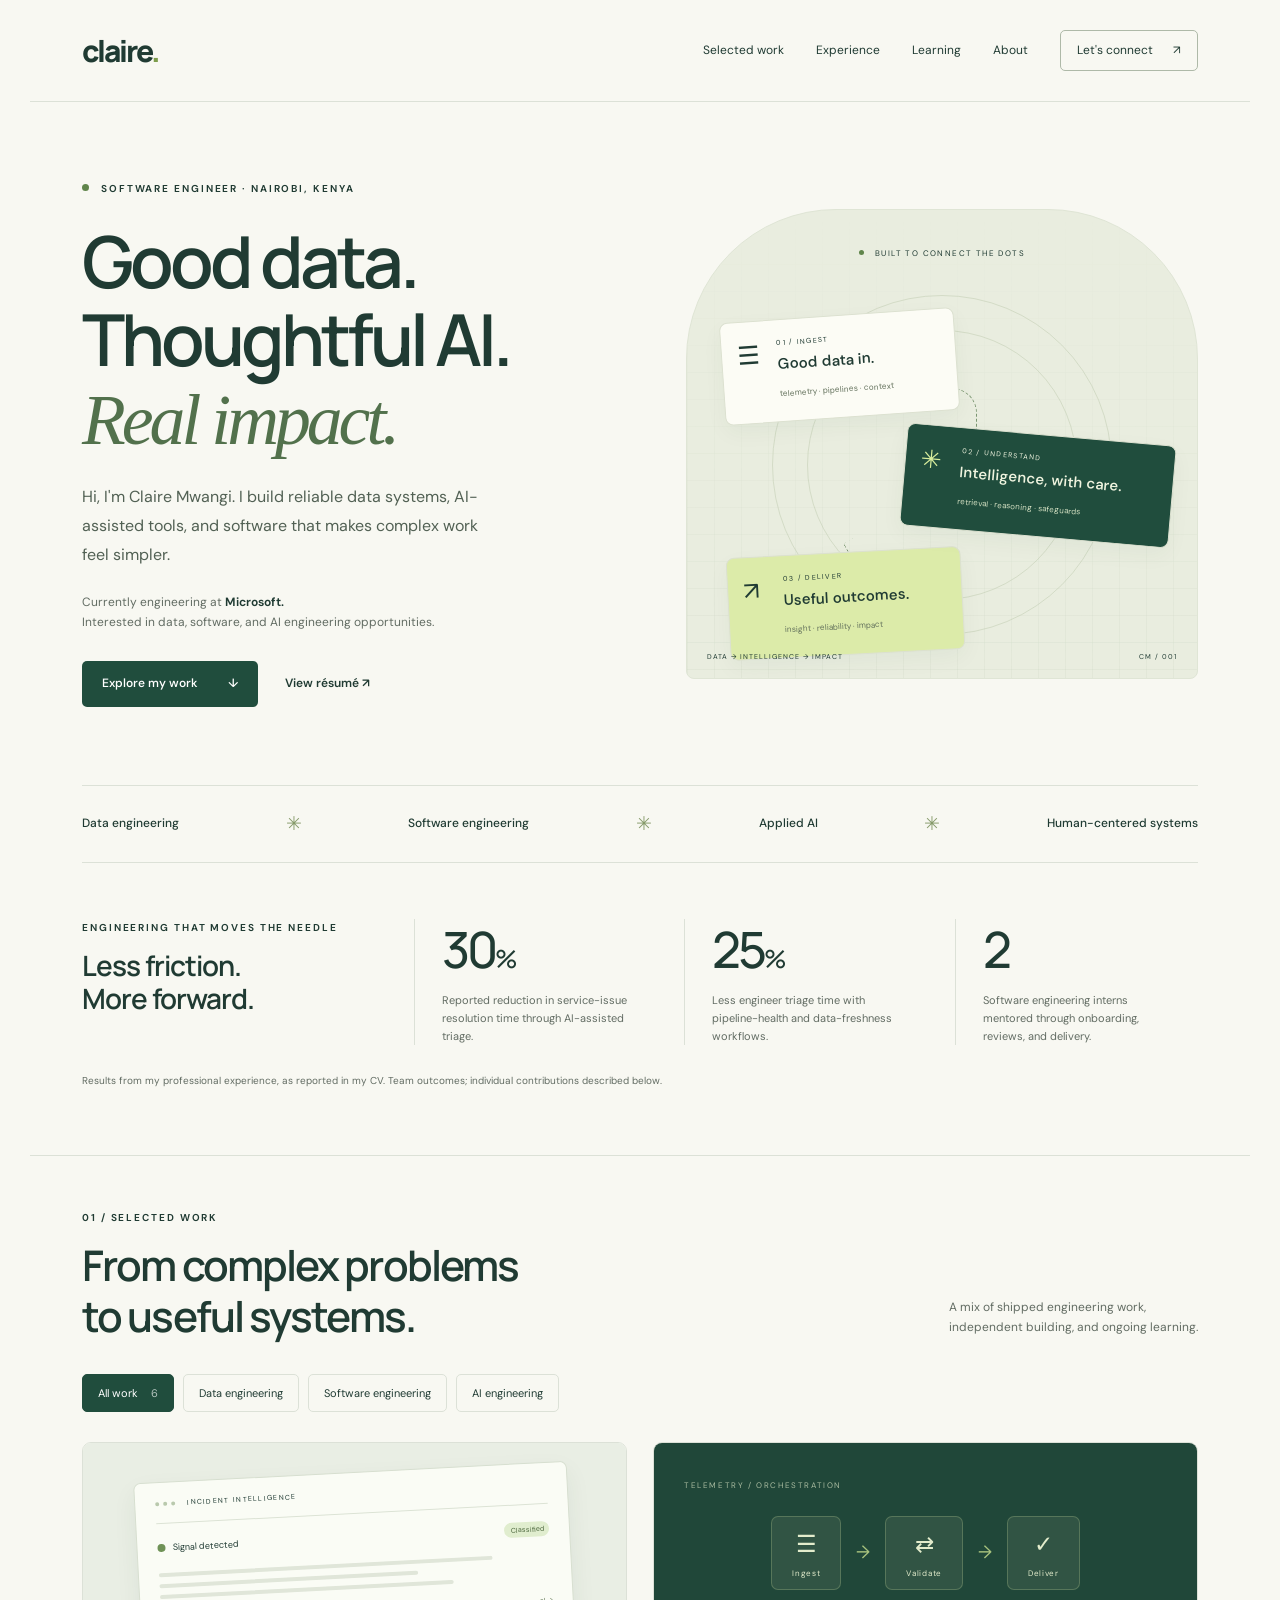
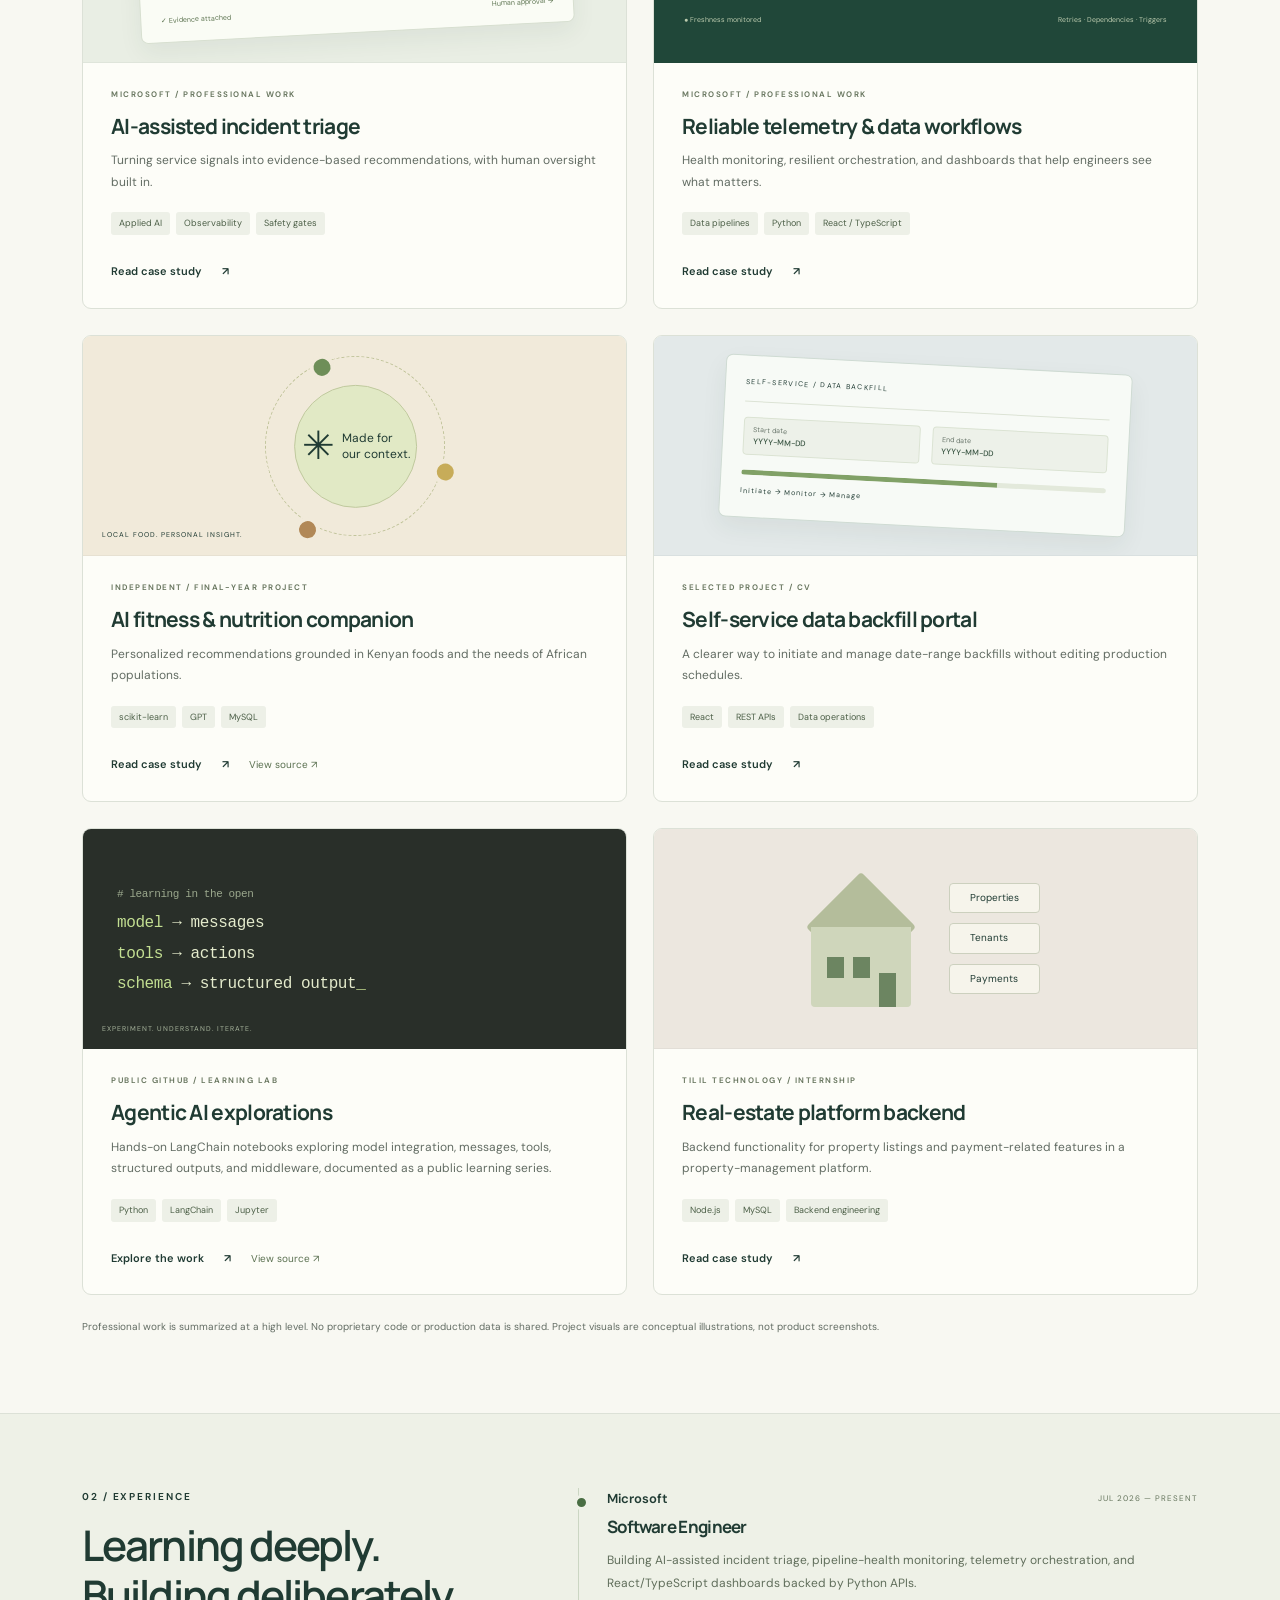
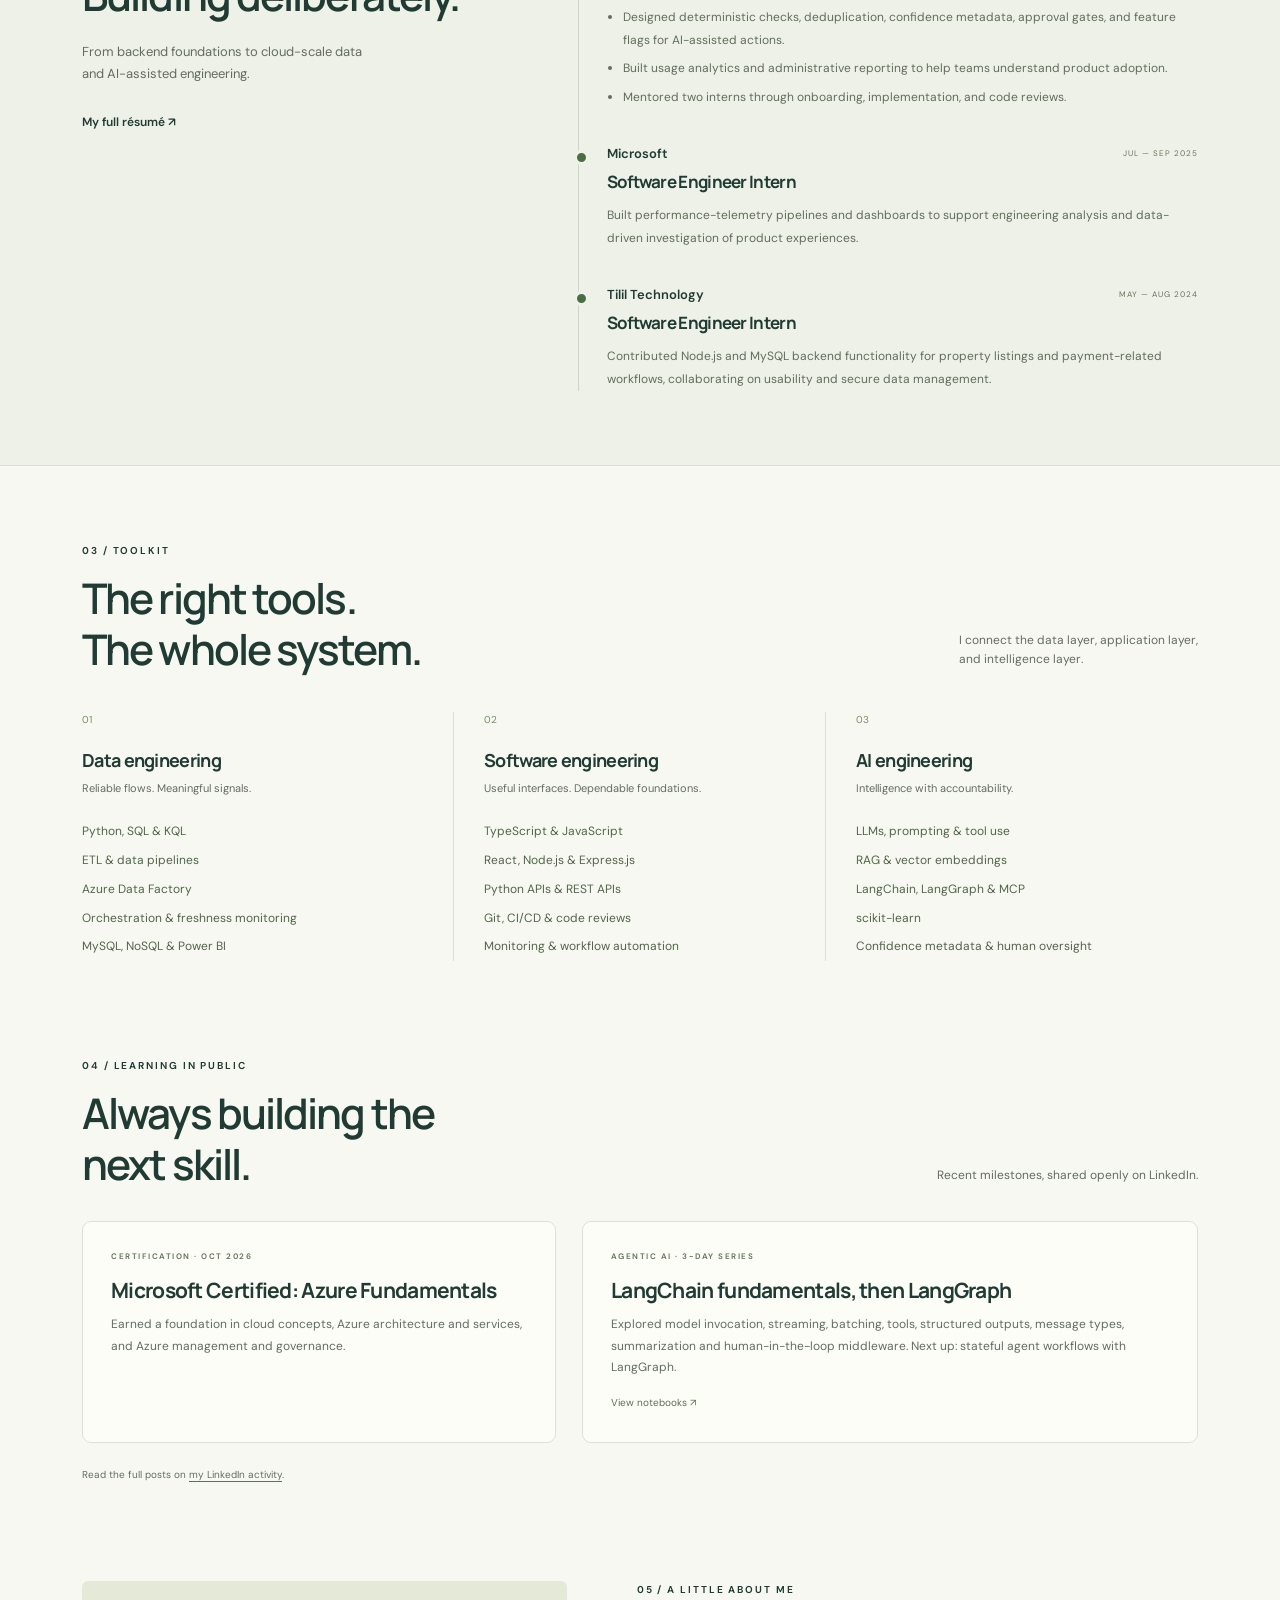
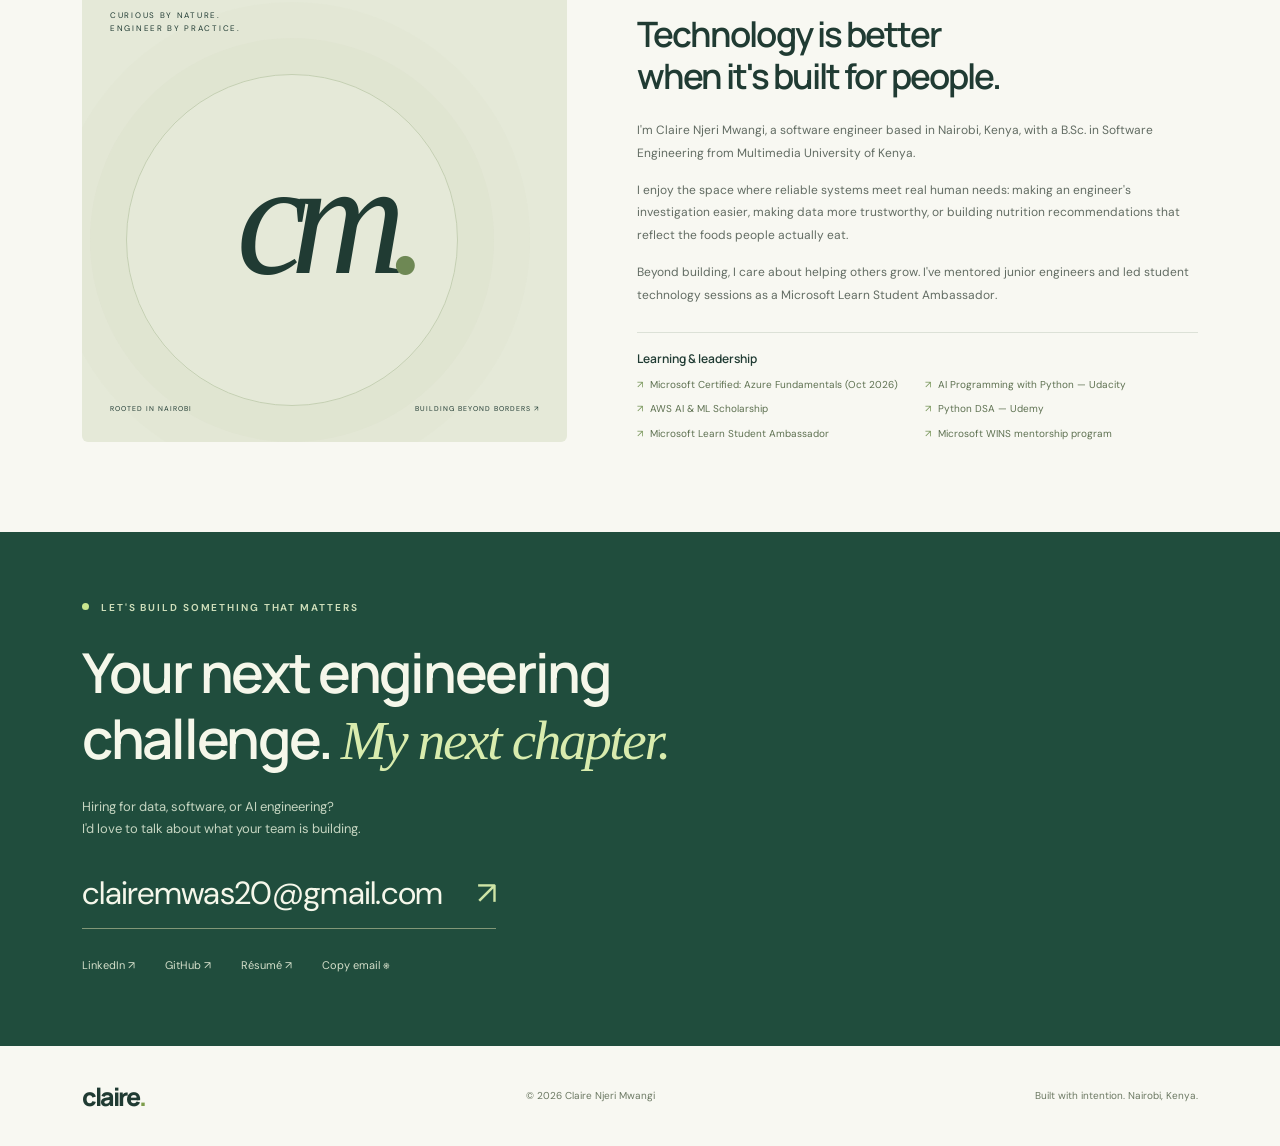
<file: index.html>
<!doctype html>
<html lang="en">
<head>
  <meta charset="utf-8">
  <meta name="viewport" content="width=device-width, initial-scale=1">
  <meta name="theme-color" content="#183c32">
  <meta name="description" content="Claire Njeri Mwangi is a software engineer at Microsoft in Nairobi, building reliable data platforms, thoughtful AI systems, and useful software. Explore her work and get in touch.">
  <meta property="og:title" content="Claire Mwangi | Software, Data & AI Engineer">
  <meta property="og:description" content="Reliable data. Thoughtful AI. Software that makes a difference. Explore Claire's engineering work.">
  <meta property="og:type" content="website">
  <title>Claire Mwangi | Software, Data & AI Engineer</title>
  <link rel="icon" href="favicon.svg" type="image/svg+xml">
  <link rel="stylesheet" href="styles.css">
  <script src="script.js" defer></script>
</head>
<body>
  <a class="skip-link" href="#main">Skip to content</a>
  <header class="site-header">
    <a class="wordmark" href="#home" aria-label="Claire Mwangi, home">claire<span>.</span></a>
    <button class="menu-toggle" aria-expanded="false" aria-controls="navigation">Menu <span aria-hidden="true">+</span></button>
    <nav id="navigation" aria-label="Main navigation">
      <a href="#work">Selected work</a>
      <a href="#experience">Experience</a>
      <a href="#learning">Learning</a>
      <a href="#about">About</a>
      <a class="nav-contact" href="#contact">Let's connect <span aria-hidden="true">&#8599;</span></a>
    </nav>
  </header>
  <main id="main">
    <section class="hero section-shell" id="home" aria-labelledby="hero-title">
      <div class="hero-copy">
        <p class="eyebrow"><span class="status-dot"></span> SOFTWARE ENGINEER &middot; NAIROBI, KENYA</p>
        <h1 id="hero-title">Good data.<br>Thoughtful AI.<br><em>Real impact.</em></h1>
        <p class="hero-intro">Hi, I'm Claire Mwangi. I build reliable data systems, AI-assisted tools, and software that makes complex work feel simpler.</p>
        <p class="hero-context">Currently engineering at <strong>Microsoft.</strong><br>Interested in data, software, and AI engineering opportunities.</p>
        <div class="button-row">
          <a class="button primary" href="#work">Explore my work <span aria-hidden="true">&#8595;</span></a>
          <a class="text-link" href="resume.html" target="_blank" rel="noopener">View r&eacute;sum&eacute; <span aria-hidden="true">&#8599;</span></a>
        </div>
      </div>
      <div class="hero-art" aria-label="Engineering illustration: data flows through validation and AI to useful insights" role="img">
        <div class="art-grid"></div>
        <div class="art-caption"><span class="status-dot"></span> BUILT TO CONNECT THE DOTS</div>
        <div class="orbit orbit-one"></div><div class="orbit orbit-two"></div>
        <div class="flow-line flow-one"></div><div class="flow-line flow-two"></div>
        <div class="system-node data-node"><span class="node-icon" aria-hidden="true">&#9776;</span><span>01 / INGEST</span><strong>Good data in.</strong><small>telemetry &middot; pipelines &middot; context</small></div>
        <div class="system-node ai-node"><span class="node-icon" aria-hidden="true">&#10035;</span><span>02 / UNDERSTAND</span><strong>Intelligence, with care.</strong><small>retrieval &middot; reasoning &middot; safeguards</small></div>
        <div class="system-node outcome-node"><span class="node-icon" aria-hidden="true">&#8599;</span><span>03 / DELIVER</span><strong>Useful outcomes.</strong><small>insight &middot; reliability &middot; impact</small></div>
        <div class="art-footnote"><span>DATA &rarr; INTELLIGENCE &rarr; IMPACT</span><span>CM / 001</span></div>
      </div>
    </section>
    <div class="specialties" aria-label="Engineering specialties"><span>Data engineering</span><span aria-hidden="true">✳</span><span>Software engineering</span><span aria-hidden="true">✳</span><span>Applied AI</span><span aria-hidden="true">✳</span><span>Human-centered systems</span></div>
    <section class="section-shell impact-section" aria-labelledby="impact-title">
      <div><p class="eyebrow">ENGINEERING THAT MOVES THE NEEDLE</p><h2 id="impact-title">Less friction.<br>More forward.</h2></div>
      <div class="impact-stat"><strong>30<span>%</span></strong><p>Reported reduction in service-issue resolution time through AI-assisted triage.</p></div>
      <div class="impact-stat"><strong>25<span>%</span></strong><p>Less engineer triage time with pipeline-health and data-freshness workflows.</p></div>
      <div class="impact-stat"><strong>2</strong><p>Software engineering interns mentored through onboarding, reviews, and delivery.</p></div>
      <p class="source-note">Results from my professional experience, as reported in my CV. Team outcomes; individual contributions described below.</p>
    </section>
    <section class="section-shell work-section" id="work" aria-labelledby="work-title">
      <div class="section-heading"><div><p class="eyebrow">01 / SELECTED WORK</p><h2 id="work-title">From complex problems<br>to useful systems.</h2></div><p>A mix of shipped engineering work,<br>independent building, and ongoing learning.</p></div>
      <div class="filters" role="group" aria-label="Filter projects by engineering discipline">
        <button class="filter active" data-filter="all" aria-pressed="true">All work <span>6</span></button>
        <button class="filter" data-filter="data" aria-pressed="false">Data engineering</button>
        <button class="filter" data-filter="software" aria-pressed="false">Software engineering</button>
        <button class="filter" data-filter="ai" aria-pressed="false">AI engineering</button>
      </div>
      <p class="sr-only" id="filter-status" aria-live="polite"></p>
      <div class="project-grid">
        <article class="project-card" data-categories="ai software">
          <div class="project-visual visual-triage" aria-hidden="true"><div class="mini-window"><div class="window-label"><i></i><i></i><i></i><span>INCIDENT INTELLIGENCE</span></div><div class="incident-line"><span class="pulse-icon"></span><span>Signal detected</span><span class="pill">Classified</span></div><div class="evidence-bars"><i></i><i></i><i></i></div><div class="approval"><span>&#10003; Evidence attached</span><span>Human approval &rarr;</span></div></div></div>
          <div class="project-body"><p class="project-type">MICROSOFT / PROFESSIONAL WORK</p><h3>AI-assisted incident triage</h3><p>Turning service signals into evidence-based recommendations, with human oversight built in.</p><div class="tags"><span>Applied AI</span><span>Observability</span><span>Safety gates</span></div><button class="case-link" data-project="triage">Read case study <span aria-hidden="true">&#8599;</span></button></div>
        </article>
        <article class="project-card" data-categories="data software">
          <div class="project-visual visual-pipeline" aria-hidden="true"><div class="pipeline-label">TELEMETRY / ORCHESTRATION</div><div class="pipeline-flow"><div>&#9776;<small>Ingest</small></div><b>&rarr;</b><div>&#8644;<small>Validate</small></div><b>&rarr;</b><div>&#10003;<small>Deliver</small></div></div><div class="pipeline-bottom"><span>&#9679; Freshness monitored</span><span>Retries &middot; Dependencies &middot; Triggers</span></div></div>
          <div class="project-body"><p class="project-type">MICROSOFT / PROFESSIONAL WORK</p><h3>Reliable telemetry &amp; data workflows</h3><p>Health monitoring, resilient orchestration, and dashboards that help engineers see what matters.</p><div class="tags"><span>Data pipelines</span><span>Python</span><span>React / TypeScript</span></div><button class="case-link" data-project="pipelines">Read case study <span aria-hidden="true">&#8599;</span></button></div>
        </article>
        <article class="project-card" data-categories="ai software data">
          <div class="project-visual visual-nutrition" aria-hidden="true"><div class="nutrition-orbit"><div class="food-dot dot-a"></div><div class="food-dot dot-b"></div><div class="food-dot dot-c"></div><div class="nutrition-center">&#10035;<small>Made for<br>our context.</small></div></div><span class="visual-corner">LOCAL FOOD. PERSONAL INSIGHT.</span></div>
          <div class="project-body"><p class="project-type">INDEPENDENT / FINAL-YEAR PROJECT</p><h3>AI fitness &amp; nutrition companion</h3><p>Personalized recommendations grounded in Kenyan foods and the needs of African populations.</p><div class="tags"><span>scikit-learn</span><span>GPT</span><span>MySQL</span></div><button class="case-link" data-project="nutrition">Read case study <span aria-hidden="true">&#8599;</span></button><a class="repo-link" href="https://github.com/njericlaire/Final-project" target="_blank" rel="noopener">View source &#8599;</a></div>
        </article>
        <article class="project-card" data-categories="data software">
          <div class="project-visual visual-backfill" aria-hidden="true"><div class="backfill-window"><div class="window-label">SELF-SERVICE / DATA BACKFILL</div><div class="date-fields"><span>Start date<br><b>YYYY-MM-DD</b></span><span>End date<br><b>YYYY-MM-DD</b></span></div><div class="backfill-progress"><i></i></div><div class="backfill-label">Initiate &rarr; Monitor &rarr; Manage</div></div></div>
          <div class="project-body"><p class="project-type">SELECTED PROJECT / CV</p><h3>Self-service data backfill portal</h3><p>A clearer way to initiate and manage date-range backfills without editing production schedules.</p><div class="tags"><span>React</span><span>REST APIs</span><span>Data operations</span></div><button class="case-link" data-project="backfill">Read case study <span aria-hidden="true">&#8599;</span></button></div>
        </article>
        <article class="project-card" data-categories="ai software">
          <div class="project-visual visual-agents" aria-hidden="true"><div class="agent-code"><span># learning in the open</span><br><b>model</b> &rarr; messages<br><b>tools</b> &rarr; actions<br><b>schema</b> &rarr; structured output<span class="code-cursor">_</span></div><span class="visual-corner">EXPERIMENT. UNDERSTAND. ITERATE.</span></div>
          <div class="project-body"><p class="project-type">PUBLIC GITHUB / LEARNING LAB</p><h3>Agentic AI explorations</h3><p>Hands-on LangChain notebooks exploring model integration, messages, tools, structured outputs, and middleware, documented as a public learning series.</p><div class="tags"><span>Python</span><span>LangChain</span><span>Jupyter</span></div><button class="case-link" data-project="agents">Explore the work <span aria-hidden="true">&#8599;</span></button><a class="repo-link" href="https://github.com/njericlaire/Agentic-AI" target="_blank" rel="noopener">View source &#8599;</a></div>
        </article>
        <article class="project-card" data-categories="software">
          <div class="project-visual visual-property" aria-hidden="true"><div class="property-house"><div class="roof"></div><div class="house-body"><i></i><i></i><i></i></div></div><div class="property-labels"><span>Properties</span><span>Tenants</span><span>Payments</span></div></div>
          <div class="project-body"><p class="project-type">TILIL TECHNOLOGY / INTERNSHIP</p><h3>Real-estate platform backend</h3><p>Backend functionality for property listings and payment-related features in a property-management platform.</p><div class="tags"><span>Node.js</span><span>MySQL</span><span>Backend engineering</span></div><button class="case-link" data-project="property">Read case study <span aria-hidden="true">&#8599;</span></button></div>
        </article>
      </div>
      <p class="work-note">Professional work is summarized at a high level. No proprietary code or production data is shared. Project visuals are conceptual illustrations, not product screenshots.</p>
    </section>
    <section class="experience-section" id="experience" aria-labelledby="experience-title">
      <div class="section-shell experience-layout"><div class="experience-intro"><p class="eyebrow">02 / EXPERIENCE</p><h2 id="experience-title">Learning deeply.<br>Building deliberately.</h2><p>From backend foundations to cloud-scale data and AI-assisted engineering.</p><a class="text-link" href="resume.html" target="_blank" rel="noopener">My full r&eacute;sum&eacute; &#8599;</a></div>
        <div class="timeline">
          <article class="timeline-item"><div class="timeline-top"><span class="company">Microsoft</span><time>JUL 2026 &mdash; PRESENT</time></div><h3>Software Engineer</h3><p>Building AI-assisted incident triage, pipeline-health monitoring, telemetry orchestration, and React/TypeScript dashboards backed by Python APIs.</p><ul><li>Designed deterministic checks, deduplication, confidence metadata, approval gates, and feature flags for AI-assisted actions.</li><li>Built usage analytics and administrative reporting to help teams understand product adoption.</li><li>Mentored two interns through onboarding, implementation, and code reviews.</li></ul></article>
          <article class="timeline-item"><div class="timeline-top"><span class="company">Microsoft</span><time>JUL &mdash; SEP 2025</time></div><h3>Software Engineer Intern</h3><p>Built performance-telemetry pipelines and dashboards to support engineering analysis and data-driven investigation of product experiences.</p></article>
          <article class="timeline-item"><div class="timeline-top"><span class="company">Tilil Technology</span><time>MAY &mdash; AUG 2024</time></div><h3>Software Engineer Intern</h3><p>Contributed Node.js and MySQL backend functionality for property listings and payment-related workflows, collaborating on usability and secure data management.</p></article>
        </div>
      </div>
    </section>
    <section class="section-shell skills-section" aria-labelledby="skills-title"><div class="section-heading"><div><p class="eyebrow">03 / TOOLKIT</p><h2 id="skills-title">The right tools.<br>The whole system.</h2></div><p>I connect the data layer, application layer,<br>and intelligence layer.</p></div>
      <div class="skills-grid">
        <article><span class="skill-number">01</span><h3>Data engineering</h3><p>Reliable flows. Meaningful signals.</p><ul><li>Python, SQL &amp; KQL</li><li>ETL &amp; data pipelines</li><li>Azure Data Factory</li><li>Orchestration &amp; freshness monitoring</li><li>MySQL, NoSQL &amp; Power BI</li></ul></article>
        <article><span class="skill-number">02</span><h3>Software engineering</h3><p>Useful interfaces. Dependable foundations.</p><ul><li>TypeScript &amp; JavaScript</li><li>React, Node.js &amp; Express.js</li><li>Python APIs &amp; REST APIs</li><li>Git, CI/CD &amp; code reviews</li><li>Monitoring &amp; workflow automation</li></ul></article>
        <article><span class="skill-number">03</span><h3>AI engineering</h3><p>Intelligence with accountability.</p><ul><li>LLMs, prompting &amp; tool use</li><li>RAG &amp; vector embeddings</li><li>LangChain, LangGraph &amp; MCP</li><li>scikit-learn</li><li>Confidence metadata &amp; human oversight</li></ul></article>
      </div>
    </section>
    <section class="section-shell learning-section" id="learning" aria-labelledby="learning-title">
      <div class="section-heading"><div><p class="eyebrow">04 / LEARNING IN PUBLIC</p><h2 id="learning-title">Always building the<br>next skill.</h2></div><p>Recent milestones, shared openly on LinkedIn.</p></div>
      <div class="learning-grid">
        <article class="learning-card"><span class="learning-tag">CERTIFICATION &middot; OCT 2026</span><h3>Microsoft Certified: Azure Fundamentals</h3><p>Earned a foundation in cloud concepts, Azure architecture and services, and Azure management and governance.</p></article>
        <article class="learning-card"><span class="learning-tag">AGENTIC AI &middot; 3-DAY SERIES</span><h3>LangChain fundamentals, then LangGraph</h3><p>Explored model invocation, streaming, batching, tools, structured outputs, message types, summarization and human-in-the-loop middleware. Next up: stateful agent workflows with LangGraph.</p><a class="repo-link learning-link" href="https://github.com/njericlaire/Agentic-AI" target="_blank" rel="noopener">View notebooks &#8599;</a></article>
      </div>
      <p class="work-note">Read the full posts on <a class="inline-link" href="https://www.linkedin.com/in/claire-mwangi/recent-activity/all/" target="_blank" rel="noopener">my LinkedIn activity</a>.</p>
    </section>
    <section class="section-shell about-section" id="about" aria-labelledby="about-title">
      <div class="about-art" aria-hidden="true"><span>CURIOUS BY NATURE.<br>ENGINEER BY PRACTICE.</span><div class="monogram">cm<span>.</span></div><div class="about-art-bottom"><span>ROOTED IN NAIROBI</span><span>BUILDING BEYOND BORDERS &#8599;</span></div></div>
      <div class="about-copy"><p class="eyebrow">05 / A LITTLE ABOUT ME</p><h2 id="about-title">Technology is better<br>when it's built for people.</h2><p>I'm Claire Njeri Mwangi, a software engineer based in Nairobi, Kenya, with a B.Sc. in Software Engineering from Multimedia University of Kenya.</p><p>I enjoy the space where reliable systems meet real human needs: making an engineer's investigation easier, making data more trustworthy, or building nutrition recommendations that reflect the foods people actually eat.</p><p>Beyond building, I care about helping others grow. I've mentored junior engineers and led student technology sessions as a Microsoft Learn Student Ambassador.</p>
        <div class="credentials"><h3>Learning &amp; leadership</h3><ul><li>Microsoft Certified: Azure Fundamentals (Oct 2026)</li><li>AI Programming with Python &mdash; Udacity</li><li>AWS AI &amp; ML Scholarship</li><li>Python DSA &mdash; Udemy</li><li>Microsoft Learn Student Ambassador</li><li>Microsoft WINS mentorship program</li></ul></div>
      </div>
    </section>
    <section class="contact-section" id="contact" aria-labelledby="contact-title"><div class="section-shell"><p class="eyebrow"><span class="status-dot"></span> LET'S BUILD SOMETHING THAT MATTERS</p><h2 id="contact-title">Your next engineering<br>challenge. <em>My next chapter.</em></h2><p>Hiring for data, software, or AI engineering?<br>I'd love to talk about what your team is building.</p><a class="contact-email" href="mailto:clairemwas20@gmail.com">clairemwas20@gmail.com <span aria-hidden="true">&#8599;</span></a><div class="contact-links"><a href="https://www.linkedin.com/in/claire-mwangi/" target="_blank" rel="noopener">LinkedIn &#8599;</a><a href="https://github.com/njericlaire" target="_blank" rel="noopener">GitHub &#8599;</a><a href="resume.html" target="_blank" rel="noopener">R&eacute;sum&eacute; &#8599;</a><button id="copy-email">Copy email <span aria-hidden="true">&#9096;</span></button></div><p class="copy-status" id="copy-status" role="status"></p></div></section>
  </main>
  <footer class="section-shell"><a class="wordmark" href="#home" aria-label="Back to top">claire<span>.</span></a><p>&copy; <span id="year">2026</span> Claire Njeri Mwangi</p><span>Built with intention. Nairobi, Kenya.</span></footer>
  <dialog id="project-dialog" aria-labelledby="dialog-title"><div class="dialog-top"><span class="eyebrow">PROJECT NOTES</span><button id="close-dialog" aria-label="Close project details">Close &times;</button></div><div id="dialog-content"></div></dialog>
</body>
</html>
</file>
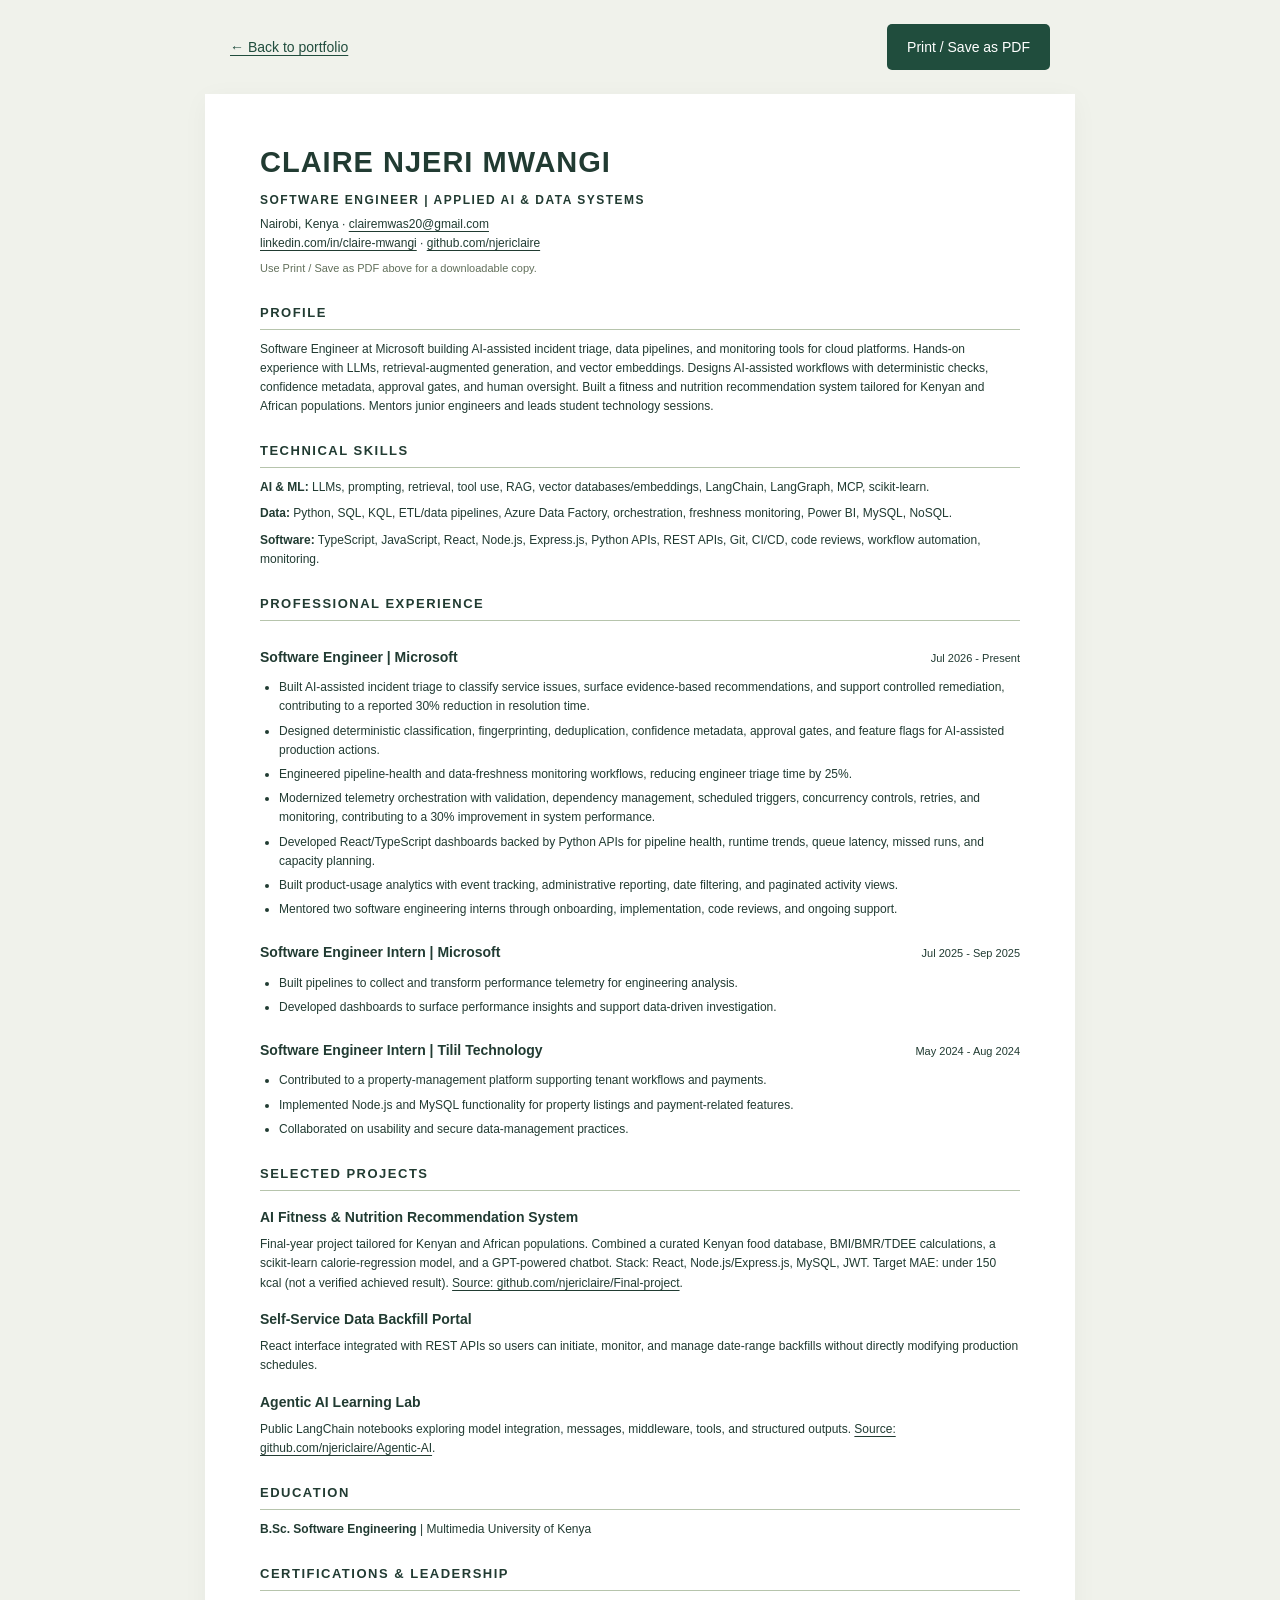
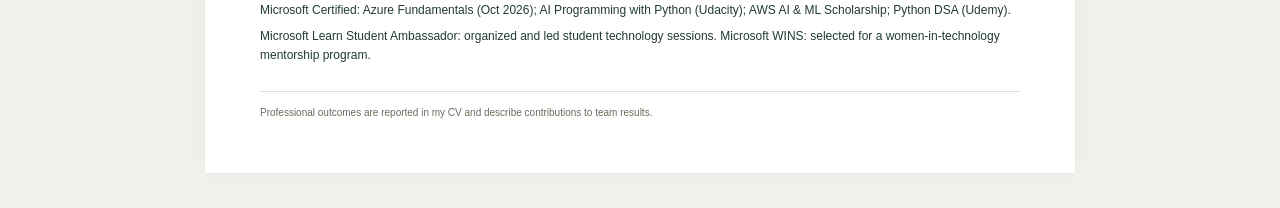
<file: resume.html>
<!doctype html>
<html lang="en">
<head>
  <meta charset="utf-8">
  <meta name="viewport" content="width=device-width, initial-scale=1">
  <meta name="description" content="Claire Njeri Mwangi's professional resume: software engineering, applied AI, and data systems.">
  <title>Claire Njeri Mwangi | Resume</title>
  <link rel="icon" href="favicon.svg" type="image/svg+xml">
  <style>
    *{box-sizing:border-box}body{margin:0;background:#f0f2eb;color:#213b32;font:14px/1.6 Arial,sans-serif}.toolbar{max-width:870px;margin:24px auto;display:flex;justify-content:space-between;gap:15px;padding:0 25px;align-items:center}.toolbar a{color:#204d3d}.toolbar button{background:#204d3d;color:white;border:0;border-radius:5px;padding:12px 20px;cursor:pointer;font:inherit}.page{max-width:870px;margin:0 auto 35px;background:white;padding:45px 55px;box-shadow:0 5px 25px #203b330a}h1{font-size:29px;letter-spacing:1px;margin:0}header>p{margin:5px 0}.role{font-size:12px;letter-spacing:1.5px;font-weight:bold}.contact{font-size:12px}a{color:inherit;text-underline-offset:3px}h2{font-size:13px;letter-spacing:1.5px;border-bottom:1px solid #b6c4ac;padding-bottom:5px;margin:25px 0 10px}h3{font-size:14px;margin:15px 0 3px}.job-head{display:flex;justify-content:space-between;gap:15px;align-items:baseline}.job-head span{font-size:11px;white-space:nowrap}p{margin:7px 0}ul{padding-left:19px;margin:7px 0}li{margin:5px 0}section p,li{font-size:12px}.print-note{font-size:11px;color:#62705b}.source-note{font-size:10px;color:#62705b;border-top:1px solid #dce1d7;padding-top:13px;margin-top:25px}button:focus-visible,a:focus-visible{outline:3px solid #649528;outline-offset:4px}@media(max-width:600px){.page{padding:28px 24px}.job-head{display:block}h1{font-size:24px}.toolbar{font-size:12px}.toolbar button{padding:10px}.contact a{overflow-wrap:anywhere}}@page{size:A4;margin:16mm}@media print{body{background:white;font-size:12px}.toolbar,.print-note{display:none}.page{padding:0;margin:0;box-shadow:none;max-width:none}h2{break-after:avoid;margin-top:17px}h3,.job-head{break-after:avoid}a{text-decoration:none}section p,li{font-size:10.5px}li{margin:3px 0}.source-note{font-size:9px}h1{font-size:25px}}
  </style>
</head>
<body>
  <div class="toolbar"><a href="index.html">&larr; Back to portfolio</a><button id="print-resume">Print / Save as PDF</button></div>
  <main class="page">
    <header><h1>CLAIRE NJERI MWANGI</h1><p class="role">SOFTWARE ENGINEER | APPLIED AI &amp; DATA SYSTEMS</p><p class="contact">Nairobi, Kenya &middot; <a href="mailto:clairemwas20@gmail.com">clairemwas20@gmail.com</a><br><a href="https://www.linkedin.com/in/claire-mwangi/">linkedin.com/in/claire-mwangi</a> &middot; <a href="https://github.com/njericlaire">github.com/njericlaire</a></p></header>
    <p class="print-note">Use Print / Save as PDF above for a downloadable copy.</p>
    <section><h2>PROFILE</h2><p>Software Engineer at Microsoft building AI-assisted incident triage, data pipelines, and monitoring tools for cloud platforms. Hands-on experience with LLMs, retrieval-augmented generation, and vector embeddings. Designs AI-assisted workflows with deterministic checks, confidence metadata, approval gates, and human oversight. Built a fitness and nutrition recommendation system tailored for Kenyan and African populations. Mentors junior engineers and leads student technology sessions.</p></section>
    <section><h2>TECHNICAL SKILLS</h2><p><strong>AI &amp; ML:</strong> LLMs, prompting, retrieval, tool use, RAG, vector databases/embeddings, LangChain, LangGraph, MCP, scikit-learn.</p><p><strong>Data:</strong> Python, SQL, KQL, ETL/data pipelines, Azure Data Factory, orchestration, freshness monitoring, Power BI, MySQL, NoSQL.</p><p><strong>Software:</strong> TypeScript, JavaScript, React, Node.js, Express.js, Python APIs, REST APIs, Git, CI/CD, code reviews, workflow automation, monitoring.</p></section>
    <section><h2>PROFESSIONAL EXPERIENCE</h2>
      <div class="job-head"><h3>Software Engineer | Microsoft</h3><span>Jul 2026 - Present</span></div>
      <ul><li>Built AI-assisted incident triage to classify service issues, surface evidence-based recommendations, and support controlled remediation, contributing to a reported 30% reduction in resolution time.</li><li>Designed deterministic classification, fingerprinting, deduplication, confidence metadata, approval gates, and feature flags for AI-assisted production actions.</li><li>Engineered pipeline-health and data-freshness monitoring workflows, reducing engineer triage time by 25%.</li><li>Modernized telemetry orchestration with validation, dependency management, scheduled triggers, concurrency controls, retries, and monitoring, contributing to a 30% improvement in system performance.</li><li>Developed React/TypeScript dashboards backed by Python APIs for pipeline health, runtime trends, queue latency, missed runs, and capacity planning.</li><li>Built product-usage analytics with event tracking, administrative reporting, date filtering, and paginated activity views.</li><li>Mentored two software engineering interns through onboarding, implementation, code reviews, and ongoing support.</li></ul>
      <div class="job-head"><h3>Software Engineer Intern | Microsoft</h3><span>Jul 2025 - Sep 2025</span></div><ul><li>Built pipelines to collect and transform performance telemetry for engineering analysis.</li><li>Developed dashboards to surface performance insights and support data-driven investigation.</li></ul>
      <div class="job-head"><h3>Software Engineer Intern | Tilil Technology</h3><span>May 2024 - Aug 2024</span></div><ul><li>Contributed to a property-management platform supporting tenant workflows and payments.</li><li>Implemented Node.js and MySQL functionality for property listings and payment-related features.</li><li>Collaborated on usability and secure data-management practices.</li></ul>
    </section>
    <section><h2>SELECTED PROJECTS</h2><h3>AI Fitness &amp; Nutrition Recommendation System</h3><p>Final-year project tailored for Kenyan and African populations. Combined a curated Kenyan food database, BMI/BMR/TDEE calculations, a scikit-learn calorie-regression model, and a GPT-powered chatbot. Stack: React, Node.js/Express.js, MySQL, JWT. Target MAE: under 150 kcal (not a verified achieved result). <a href="https://github.com/njericlaire/Final-project">Source: github.com/njericlaire/Final-project</a>.</p><h3>Self-Service Data Backfill Portal</h3><p>React interface integrated with REST APIs so users can initiate, monitor, and manage date-range backfills without directly modifying production schedules.</p><h3>Agentic AI Learning Lab</h3><p>Public LangChain notebooks exploring model integration, messages, middleware, tools, and structured outputs. <a href="https://github.com/njericlaire/Agentic-AI">Source: github.com/njericlaire/Agentic-AI</a>.</p></section>
    <section><h2>EDUCATION</h2><p><strong>B.Sc. Software Engineering</strong> | Multimedia University of Kenya</p></section>
    <section><h2>CERTIFICATIONS &amp; LEADERSHIP</h2><p>Microsoft Certified: Azure Fundamentals (Oct 2026); AI Programming with Python (Udacity); AWS AI &amp; ML Scholarship; Python DSA (Udemy).</p><p>Microsoft Learn Student Ambassador: organized and led student technology sessions. Microsoft WINS: selected for a women-in-technology mentorship program.</p></section>
    <p class="source-note">Professional outcomes are reported in my CV and describe contributions to team results.</p>
  </main>
  <script>document.querySelector('#print-resume').addEventListener('click', () => window.print());</script>
</body>
</html>
</file>
<file: styles.css>
@import url('https://fonts.googleapis.com/css2?family=DM+Sans:wght@400;450;500;550;600;650;700&family=Manrope:wght@400;500;600;650;700;750;800&display=swap');

:root{--paper:#f8f8f2;--ink:#203b33;--muted:#626c63;--line:#dce1d7;--green:#204d3d;--lime:#d8ed9c;--serif:Georgia,'Times New Roman',serif}
*{box-sizing:border-box}html{scroll-behavior:smooth;scroll-padding-top:95px}body{margin:0;background:var(--paper);color:var(--ink);font-family:'DM Sans',Arial,sans-serif;font-size:15px;line-height:1.65}button,a{-webkit-tap-highlight-color:transparent}a{color:inherit;text-decoration:none}button{font:inherit;color:inherit;cursor:pointer}button:focus-visible,a:focus-visible{outline:3px solid #649528;outline-offset:5px}button{border:0}h1,h2,h3,p{margin:0}h1,h2,h3{font-family:Manrope,Arial,sans-serif}h2{font-size:clamp(29px,3.3vw,44px);font-weight:600;letter-spacing:-1.9px;line-height:1.2}h3{font-size:21px;letter-spacing:-.7px;line-height:1.35}.section-shell{max-width:1220px;margin:auto;padding-left:52px;padding-right:52px}.eyebrow{font-size:10px;font-weight:650;letter-spacing:1.9px;line-height:1.8}.status-dot{display:inline-block;width:7px;height:7px;border-radius:50%;background:#60854b;margin-right:8px;vertical-align:1px}.site-header{max-width:1220px;margin:auto;height:102px;padding:0 52px;display:flex;align-items:center;justify-content:space-between;border-bottom:1px solid var(--line)}.wordmark{font-family:Manrope,Arial,sans-serif;font-size:30px;font-weight:800;letter-spacing:-2px}.wordmark span{color:#7d9d4b}.site-header nav{display:flex;gap:32px;align-items:center;font-size:12px}.site-header nav>a:hover,.text-link:hover,.contact-links a:hover{text-decoration:underline;text-underline-offset:5px}.nav-contact{border:1px solid #aeb9a8;border-radius:5px;padding:10px 16px}.nav-contact span{margin-left:17px}.menu-toggle{display:none}.hero{display:grid;grid-template-columns:1.1fr 1fr;gap:40px;padding-top:78px;padding-bottom:78px;align-items:center}.hero h1{font-size:clamp(50px,5.6vw,76px);line-height:1.09;letter-spacing:-4px;font-weight:600;margin:24px 0}.hero h1 em,h2 em{font-family:var(--serif);font-weight:400;color:#52714c}.hero-intro{max-width:425px;font-size:16px;line-height:1.8;color:#526154}.hero-context{font-size:12px;color:var(--muted);margin:23px 0 29px}.hero-context strong{color:var(--ink);font-weight:650}.button-row{display:flex;align-items:center;gap:27px}.button{display:inline-flex;gap:30px;align-items:center;border-radius:5px;padding:13px 20px;font-size:12px;font-weight:550}.primary{background:var(--green);color:white}.primary:hover{background:#30654f}.text-link{font-size:12px;font-weight:600}.hero-art{position:relative;background:#e9eddf;height:470px;border:1px solid #dfe5d5;border-radius:150px 150px 8px 8px;overflow:hidden}.art-grid{position:absolute;inset:0;background-image:linear-gradient(#cbd4c23b 1px,transparent 1px),linear-gradient(90deg,#cbd4c23b 1px,transparent 1px);background-size:27px 27px;mask-image:linear-gradient(transparent,#000)}.art-caption{position:absolute;top:37px;width:100%;text-align:center;font-size:8px;letter-spacing:1.4px}.art-caption .status-dot{width:5px;height:5px}.orbit{position:absolute;border:1px solid #bdcaae80;border-radius:50%;width:340px;height:340px;left:50%;top:85px;transform:translateX(-50%)}.orbit-two{width:270px;height:270px;top:120px}.system-node{position:absolute;padding:17px 18px 17px 55px;border-radius:8px;background:#fcfcf5;box-shadow:0 8px 22px #203b330b;border:1px solid #dce1d0;min-width:235px;transform:rotate(-4deg)}.system-node>span:not(.node-icon){display:block;font-size:7px;letter-spacing:1.3px}.system-node strong{display:block;font-size:15px;font-weight:550;margin:3px 0}.system-node small{font-size:8px;color:#62705b}.node-icon{position:absolute;left:15px;top:21px;font-size:25px;line-height:1}.data-node{top:105px;left:35px}.ai-node{top:224px;right:24px;background:var(--green);color:#eff4df;transform:rotate(5deg);min-width:270px;z-index:2}.ai-node small{color:#d2dfc1}.ai-node .node-icon{color:var(--lime)}.outcome-node{top:342px;left:41px;transform:rotate(-3deg);background:#dceba9}.flow-line{position:absolute;border:1px dashed #7b9671;width:90px;height:80px;border-left:0;border-bottom:0;border-radius:0 25px 0 0}.flow-one{top:178px;left:200px}.flow-two{top:306px;left:170px;transform:rotate(150deg)}.art-footnote{position:absolute;bottom:15px;left:20px;right:20px;display:flex;justify-content:space-between;font-size:7px;letter-spacing:1px}.specialties{max-width:1116px;margin:auto;border-block:1px solid var(--line);display:flex;align-items:center;justify-content:space-between;padding:22px 0;font-size:12px;font-weight:500;gap:12px}.specialties span:nth-child(even){font-size:19px;color:#869a6a}.impact-section{padding-block:56px 66px;display:grid;grid-template-columns:1.25fr 1fr 1fr 1fr;gap:28px}.impact-section h2{font-size:28px;margin-top:12px;letter-spacing:-1px}.impact-stat{border-left:1px solid var(--line);padding-left:27px}.impact-stat>strong{font-family:Manrope,Arial,sans-serif;font-size:50px;line-height:1.2;font-weight:500;letter-spacing:-3px}.impact-stat strong span{font-size:25px;letter-spacing:-1px}.impact-stat p{font-size:11px;color:var(--muted);max-width:190px;margin-top:12px}.source-note{grid-column:1/-1;color:var(--muted);font-size:10px}.work-section{padding-block:53px 77px;border-top:1px solid var(--line)}.section-heading{display:flex;justify-content:space-between;align-items:flex-end;gap:24px;margin-bottom:32px}.section-heading h2{margin-top:13px}.section-heading>p{font-size:12px;color:var(--muted);padding-bottom:4px}.filters{display:flex;gap:9px;flex-wrap:wrap;margin:30px 0}.filter{background:transparent;border:1px solid var(--line);border-radius:5px;padding:9px 15px;font-size:11px;transition:background .15s}.filter:hover{background:#e8eddf}.filter.active{background:var(--green);color:white;border-color:var(--green)}.filter span{margin-left:10px;opacity:.65}.project-grid{display:grid;grid-template-columns:repeat(2,minmax(0,1fr));gap:26px}.project-card{background:#fdfdf8;border:1px solid var(--line);border-radius:9px;overflow:hidden;transition:box-shadow .2s,transform .2s}.project-card:hover{box-shadow:0 10px 25px #203b330a;transform:translateY(-3px)}[hidden]{display:none!important}.project-visual{height:220px;position:relative;display:flex;align-items:center;justify-content:center;overflow:hidden;border-bottom:1px solid #203b330c}.project-body{padding:25px 28px}.project-type{font-size:8px;font-weight:650;letter-spacing:1.5px;color:#68765f;margin-bottom:11px}.project-body h3{margin-bottom:10px}.project-body>p:not(.project-type){color:var(--muted);font-size:12px;line-height:1.8;min-height:44px}.tags{display:flex;gap:6px;flex-wrap:wrap;margin:18px 0 23px}.tags span{font-size:9px;padding:4px 8px;background:#edf0e7;border-radius:3px;color:#4c5f47}.case-link{background:none;padding:0;font-size:11px;font-weight:600}.case-link span{margin-left:17px}.case-link:hover{text-decoration:underline;text-underline-offset:4px}.repo-link{font-size:10px;margin-left:20px;color:#5a7050}.repo-link:hover{text-decoration:underline}.visual-triage{background:#e9eee4}.mini-window{width:80%;background:#fafcf5;border-radius:7px;padding:15px 20px;transform:rotate(-3deg);box-shadow:0 10px 25px #223a3210;border:1px solid #d7dfd0}.window-label{display:flex;align-items:center;gap:4px;font-size:7px;letter-spacing:1.3px;border-bottom:1px solid #dce3d5;padding-bottom:13px}.window-label i{width:4px;height:4px;background:#b9c9ad;border-radius:50%}.window-label span{margin-left:8px}.incident-line{display:flex;align-items:center;font-size:9px;margin:17px 0;gap:7px}.pulse-icon{width:8px;height:8px;border-radius:50%;background:#6f9257}.pill{margin-left:auto;background:#e0edce;color:#4a653b;font-size:7px;border-radius:8px;padding:2px 6px}.evidence-bars i{display:block;height:4px;background:#e0e6d9;border-radius:2px;margin:7px 0;width:85%}.evidence-bars i:nth-child(2){width:66%}.evidence-bars i:nth-child(3){width:75%}.approval{display:flex;justify-content:space-between;font-size:7px;margin-top:16px;color:#5c7350}.visual-pipeline{background:#204739;color:#e3eccc;flex-direction:column;padding:30px}.pipeline-label{font-size:8px;letter-spacing:1.6px;align-self:flex-start;opacity:.7}.pipeline-flow{display:flex;align-items:center;justify-content:center;gap:15px;margin:24px 0}.pipeline-flow>div{border:1px solid #96af7e61;border-radius:7px;padding:9px 20px;font-size:23px;text-align:center;background:#315444}.pipeline-flow small{display:block;font-size:8px;margin-top:3px;letter-spacing:.7px}.pipeline-flow b{font-size:18px;font-weight:400;color:#a8c37e}.pipeline-bottom{font-size:7px;display:flex;justify-content:space-between;gap:30px;opacity:.8;width:100%}.visual-nutrition{background:#f1eada}.nutrition-orbit{border:1px dashed #c1c49b;width:180px;height:180px;border-radius:50%;display:grid;place-items:center;position:relative;transform:rotate(-15deg)}.nutrition-center{width:123px;height:123px;border:1px solid #c0c99e;border-radius:50%;display:flex;align-items:center;justify-content:center;gap:7px;background:#e1e9c5;font-size:39px;transform:rotate(15deg)}.nutrition-center small{font-size:12px;line-height:1.3}.food-dot{position:absolute;width:25px;height:25px;border:4px solid #f1eada;border-radius:50%;background:#6e8e58}.dot-a{top:-8px;left:65px}.dot-b{bottom:8px;left:9px;background:#b18857}.dot-c{bottom:28px;right:-4px;background:#c7ac59}.visual-corner{position:absolute;bottom:14px;left:19px;font-size:7px;letter-spacing:1px}.visual-backfill{background:#e3e9e9}.backfill-window{width:75%;background:#f7faf6;padding:20px;border:1px solid #cfdbd3;border-radius:7px;transform:rotate(3deg);box-shadow:0 10px 25px #223a3210}.date-fields{display:flex;gap:12px;margin:15px 0;font-size:7px;color:#68756a}.date-fields span{flex:1;background:#edf1e9;border:1px solid #dbe3d3;border-radius:4px;padding:6px 9px}.date-fields b{font-size:8px;font-weight:500;color:#3a5543}.backfill-progress{height:5px;border-radius:3px;background:#e3e9db;overflow:hidden}.backfill-progress i{display:block;width:70%;height:100%;background:#81a167}.backfill-label{font-size:7px;margin-top:10px;letter-spacing:1px}.visual-agents{background:#292f29;color:#e4ebcc;justify-content:flex-start;padding:34px}.agent-code{font-family:Consolas,monospace;font-size:16px;line-height:1.9;letter-spacing:-.4px}.agent-code>span:first-child{color:#9ba88d;font-size:11px}.agent-code b{color:#c3df92;font-weight:400}.code-cursor{color:#bfd58b}.visual-agents .visual-corner{color:#a7b49c}.visual-property{background:#ece7df;gap:38px}.property-house{width:100px;margin-top:18px}.roof{width:78px;height:78px;transform:rotate(45deg);background:#b4bd9b;margin-left:11px;border-radius:4px}.house-body{width:100px;height:80px;position:relative;margin-top:-39px;background:#cfd6bb;display:flex;align-items:center;justify-content:center;gap:9px;border-radius:0 0 4px 4px}.house-body i{height:21px;width:17px;background:#6c8561}.house-body i:last-child{height:34px;align-self:flex-end}.property-labels{display:flex;flex-direction:column;gap:10px;font-size:10px}.property-labels span{padding:6px 20px;border:1px solid #ccd0be;border-radius:4px;background:#f6f4eb}.work-note{font-size:10px;color:var(--muted);margin-top:24px}.inline-link{text-decoration:underline;text-underline-offset:3px}.learning-section{padding-block:20px 76px}.learning-grid{display:grid;grid-template-columns:1fr 1.3fr;gap:26px;margin-top:30px}.learning-card{background:#fdfdf8;border:1px solid var(--line);border-radius:9px;padding:28px}.learning-tag{display:block;font-size:8px;font-weight:650;letter-spacing:1.5px;color:#68765f;margin-bottom:12px}.learning-card h3{margin-bottom:10px}.learning-card p{font-size:12px;color:var(--muted);line-height:1.8}.learning-link{display:inline-block;margin:16px 0 0}@media(max-width:760px){.learning-grid{grid-template-columns:1fr}.learning-section{padding-block:10px 48px}}.experience-section{background:#eef1e7;border-block:1px solid var(--line)}.experience-layout{display:grid;grid-template-columns:.85fr 1.3fr;gap:90px;padding-block:74px}.experience-intro h2{margin:14px 0 20px}.experience-intro>p:not(.eyebrow){font-size:13px;color:var(--muted);max-width:280px;margin-bottom:25px}.timeline{border-left:1px solid #cbd6c3;padding-left:28px}.timeline-item{position:relative;padding-bottom:34px}.timeline-item:last-child{padding-bottom:0}.timeline-item:before{content:'';position:absolute;left:-33px;top:7px;border:3px solid #eef1e7;background:#496e44;width:9px;height:9px;border-radius:50%;box-sizing:content-box}.timeline-top{display:flex;justify-content:space-between;align-items:center;gap:12px;margin-bottom:7px}.company{font-size:13px;font-weight:600}.timeline-top time{font-size:8px;color:#65755d;letter-spacing:1px}.timeline-item h3{font-size:17px;margin-bottom:10px}.timeline-item p,.timeline-item li{font-size:12px;color:#606e5b;line-height:1.9}.timeline-item ul{padding-left:16px;margin:11px 0 0}.timeline-item li{margin-top:6px}.skills-section{padding-block:76px}.skills-grid{display:grid;grid-template-columns:repeat(3,1fr);margin-top:38px}.skills-grid article{padding:0 30px;border-right:1px solid var(--line)}.skills-grid article:first-child{padding-left:0}.skills-grid article:last-child{border-right:0}.skill-number{font-size:10px;color:#758b65;display:block;margin-bottom:19px}.skills-grid h3{font-size:18px;margin-bottom:7px}.skills-grid p{font-size:11px;color:var(--muted)}.skills-grid ul{list-style:none;padding:0;margin:20px 0 0;font-size:12px;line-height:2.4;color:#51654a}.about-section{padding-block:22px 90px;display:grid;grid-template-columns:.95fr 1.1fr;gap:70px;align-items:center}.about-art{align-self:stretch;min-height:420px;position:relative;background:#e5e9d8;border-radius:6px;overflow:hidden;padding:28px;display:flex;flex-direction:column;justify-content:space-between}.about-art:after{content:'';width:330px;height:330px;position:absolute;border:1px solid #c5d0b3;border-radius:50%;left:44px;top:93px;box-shadow:0 0 0 36px #cbd5ba24,0 0 0 72px #cbd5ba1a}.about-art>span{font-size:8px;letter-spacing:1.7px;z-index:1}.monogram{font-family:var(--serif);font-size:160px;font-style:italic;letter-spacing:-17px;line-height:1;align-self:center;z-index:1}.monogram span{color:#6e8854}.about-art-bottom{font-size:7px;letter-spacing:1px;display:flex;justify-content:space-between;gap:16px;z-index:1}.about-copy h2{font-size:35px;margin:14px 0 22px}.about-copy>p:not(.eyebrow){font-size:12px;color:var(--muted);margin-bottom:14px;line-height:1.9}.credentials{border-top:1px solid var(--line);padding-top:18px;margin-top:25px}.credentials h3{font-size:12px;letter-spacing:0;font-weight:600}.credentials ul{list-style:none;padding:0;display:grid;grid-template-columns:1fr 1fr;gap:8px 15px;font-size:10px;color:#5e7151;margin-bottom:0}.credentials li:before{content:'\2197';margin-right:7px;color:#78965a}.contact-section{background:var(--green);color:#f5f7ea;padding:67px 0 40px}.contact-section .eyebrow{color:#cedeba}.contact-section .status-dot{background:#c9e78f}.contact-section h2{font-size:clamp(32px,4.4vw,55px);margin:22px 0;letter-spacing:-2.3px}.contact-section h2 em{color:#d9ecae}.contact-section p:not(.eyebrow):not(.copy-status){font-size:13px;color:#c5d5c1}.contact-email{display:inline-block;font-size:clamp(19px,2.7vw,32px);letter-spacing:-.7px;border-bottom:1px solid #829777;padding-bottom:8px;margin-top:28px}.contact-email span{margin-left:28px;color:#cee4a6}.contact-email:hover{color:#d7eba8}.contact-links{display:flex;gap:30px;margin-top:27px;flex-wrap:wrap;font-size:11px;color:#d4dfca}.contact-links button{background:transparent;color:inherit;font-size:11px;padding:0}.contact-links button:hover{text-decoration:underline}.copy-status{font-size:11px;min-height:20px;margin-top:12px;color:#e0edca}footer{min-height:100px;display:flex;align-items:center;justify-content:space-between;gap:20px}footer p,footer>span{font-size:10px;color:#6b7862}footer .wordmark{font-size:25px}dialog{border:1px solid #cbd7c1;border-radius:12px;padding:30px;max-width:700px;width:calc(100% - 32px);max-height:85vh;background:var(--paper);color:var(--ink);box-shadow:0 20px 100px #12281b44}dialog::backdrop{background:#10291ec4;backdrop-filter:blur(4px)}.dialog-top{display:flex;align-items:center;justify-content:space-between;gap:12px;border-bottom:1px solid var(--line);padding-bottom:18px;margin-bottom:24px}.dialog-top button{padding:5px 10px;border-radius:4px;background:#e7ecdc;font-size:12px}#dialog-content h2{font-size:29px;letter-spacing:-1px;margin:12px 0 20px}#dialog-content h3{font-size:14px;letter-spacing:0;margin:22px 0 7px}#dialog-content p,#dialog-content li{font-size:13px;color:#5a6c50}#dialog-content ul{padding-left:19px}.dialog-footer{border-top:1px solid var(--line);padding-top:18px;margin-top:23px}.dialog-footer a{font-size:12px;text-decoration:underline;text-underline-offset:4px}.dialog-disclaimer{font-size:10px!important;margin-top:20px}.skip-link{position:fixed;top:-100px;left:15px;padding:10px 20px;background:var(--green);color:white;z-index:20}.skip-link:focus{top:10px}.sr-only{position:absolute;width:1px;height:1px;padding:0;margin:-1px;overflow:hidden;clip:rect(0,0,0,0);white-space:nowrap;border:0}body:has(dialog[open]){overflow:hidden}
@media(min-width:1450px){.hero{padding-block:90px}.hero-art{height:495px}.data-node{top:115px}.ai-node{top:240px}.outcome-node{top:360px}}
@media(max-width:1000px){.section-shell,.site-header{padding-left:30px;padding-right:30px}.hero{gap:25px}.hero h1{font-size:58px}.hero-art{height:450px}.system-node{min-width:210px;padding-left:44px;padding-right:12px}.system-node strong{font-size:13px}.system-node small{font-size:7px}.node-icon{left:10px}.data-node{left:18px}.ai-node{right:12px;min-width:225px}.outcome-node{left:20px}.specialties{margin-inline:30px;font-size:10px}.impact-section{gap:18px}.impact-stat{padding-left:20px}.impact-stat>strong{font-size:44px}.impact-section h2{font-size:25px}.experience-layout{gap:45px}.about-section{gap:40px}.project-body{padding:23px}.pipeline-flow{gap:10px}.pipeline-flow>div{padding-inline:15px}.pipeline-bottom{gap:10px}.skills-grid article{padding:0 20px}}
@media(max-width:760px){html{scroll-padding-top:20px}.site-header{height:79px;position:relative;z-index:10}.menu-toggle{display:flex;gap:15px;align-items:center;font-size:12px;background:transparent;padding:10px 0}.menu-toggle span{font-size:20px}.site-header nav{display:none;position:absolute;top:78px;left:0;right:0;flex-direction:column;align-items:stretch;background:var(--paper);padding:20px 30px 26px;gap:20px;box-shadow:0 15px 20px #203b3312;border-bottom:1px solid var(--line)}.site-header nav.open{display:flex}.site-header .nav-contact{align-self:flex-start}.hero{grid-template-columns:1fr;padding-block:44px;gap:35px}.hero h1{font-size:64px;letter-spacing:-3.5px}.hero-copy{max-width:560px}.hero-intro{max-width:450px}.hero-art{height:410px;border-radius:110px 110px 7px 7px;max-width:540px;width:100%;margin:auto}.art-caption{top:26px}.data-node{top:75px;left:15%;min-width:240px}.ai-node{top:182px;right:9%;min-width:270px}.outcome-node{top:288px;left:13%;min-width:240px}.system-node strong{font-size:15px}.system-node small{font-size:8px}.flow-one{top:140px;left:50%}.flow-two{top:263px;left:40%}.orbit-one{top:40px}.orbit-two{top:75px}.specialties{display:grid;grid-template-columns:1fr 1fr;gap:10px 18px;font-size:11px;padding-block:18px}.specialties span:nth-child(even){display:none}.impact-section{grid-template-columns:repeat(3,1fr);padding-block:38px;gap:26px 15px}.impact-section>div:first-child{grid-column:1/-1}.impact-section h2 br{display:none}.impact-stat{padding-left:15px}.impact-stat>strong{font-size:40px}.impact-stat p{font-size:10px}.section-heading{display:block}.section-heading>p{margin-top:18px}.section-heading>p br{display:none}.work-section{padding-block:43px}.project-grid{gap:18px}.project-body{padding:21px 17px}.project-body h3{font-size:18px}.project-visual{height:180px}.project-type{font-size:7px}.project-body>p:not(.project-type){font-size:11px}.tags{margin-bottom:18px;gap:4px}.tags span{font-size:8px;padding:3px 6px}.repo-link{display:block;margin:12px 0 0}.mini-window{width:90%;padding:12px}.window-label{font-size:5px;letter-spacing:.7px}.incident-line{font-size:7px}.approval{font-size:5px}.pipeline-flow{gap:6px}.pipeline-flow>div{padding:7px 10px;font-size:17px}.pipeline-flow b{font-size:13px}.pipeline-flow small{font-size:6px}.visual-pipeline{padding:15px}.pipeline-label{font-size:6px;letter-spacing:1px}.pipeline-bottom{display:block;font-size:6px}.pipeline-bottom>span{display:block}.nutrition-orbit{transform:scale(.8)}.backfill-window{width:88%;padding:13px}.date-fields{gap:5px}.date-fields span{padding:5px}.date-fields b{font-size:6px}.agent-code{font-size:11px}.agent-code>span:first-child{font-size:8px}.visual-agents{padding:20px}.visual-corner{font-size:5px}.visual-property{gap:15px}.property-house{transform:scale(.7);width:80px}.property-labels{font-size:7px;gap:7px;margin-left:-10px}.property-labels span{padding:5px 10px}.experience-layout{grid-template-columns:1fr;gap:36px;padding-block:45px}.experience-intro>p:not(.eyebrow){max-width:400px}.skills-section{padding-block:45px}.skills-grid{gap:18px}.skills-grid article{padding:0 12px}.skills-grid h3{font-size:15px}.skills-grid p,.skills-grid ul{font-size:10px}.about-section{grid-template-columns:1fr;padding-block:20px 48px;gap:30px}.about-art{min-height:310px;max-width:540px;width:100%;margin:auto}.about-art:after{left:calc(50% - 165px);top:45px}.about-copy h2{font-size:32px}.about-copy>p:not(.eyebrow){font-size:13px}.credentials ul{font-size:11px}.contact-section{padding-block:45px 28px}.contact-section h2{letter-spacing:-1.5px}.contact-email span{margin-left:10px}footer{flex-wrap:wrap;justify-content:flex-start;gap:10px 24px;padding-top:24px;padding-bottom:24px}footer>span{width:100%}}
@media(max-width:480px){.section-shell,.site-header{padding-left:23px;padding-right:23px}.hero h1{font-size:55px;letter-spacing:-3px}.hero .eyebrow{font-size:8px;letter-spacing:1.3px}.hero-intro{font-size:14px}.hero-context{font-size:11px}.button-row{gap:20px}.button{padding:12px 15px;gap:19px;font-size:11px}.text-link{font-size:11px}.hero-art{height:390px}.data-node{left:7%;min-width:225px}.ai-node{right:5%;min-width:245px}.outcome-node{left:9%;min-width:225px;top:280px}.system-node strong{font-size:14px}.specialties{margin-inline:23px}.impact-section{gap:24px 10px}.impact-stat{padding-left:11px}.impact-stat>strong{font-size:35px}.impact-stat strong span{font-size:19px}.impact-stat p{font-size:9px}.source-note{font-size:9px}.filters{gap:6px}.filter{font-size:10px;padding:8px 10px}.project-grid{grid-template-columns:1fr;gap:23px}.project-visual{height:205px}.project-body{padding:24px}.project-body h3{font-size:21px}.project-body>p:not(.project-type){font-size:12px;min-height:0}.project-type{font-size:8px}.tags span{font-size:9px}.repo-link{display:inline-block;margin:0 0 0 20px}.mini-window{width:80%;padding:17px}.window-label{font-size:7px}.incident-line{font-size:9px}.approval{font-size:7px}.pipeline-flow>div{padding:9px 18px;font-size:23px}.pipeline-flow{gap:13px}.pipeline-flow small{font-size:8px}.pipeline-label{font-size:8px}.pipeline-bottom{font-size:7px;display:flex}.visual-pipeline{padding:23px}.nutrition-orbit{transform:scale(.95)}.backfill-window{width:78%;padding:20px}.date-fields b{font-size:8px}.agent-code{font-size:15px}.agent-code>span:first-child{font-size:11px}.visual-agents{padding:30px}.visual-corner{font-size:7px}.visual-property{gap:35px}.property-house{transform:scale(.95);width:100px}.property-labels{font-size:10px;margin-left:0}.property-labels span{padding:6px 15px}.skills-grid{grid-template-columns:1fr;gap:26px}.skills-grid article,.skills-grid article:first-child{border:0;border-bottom:1px solid var(--line);padding:0 0 25px}.skills-grid article:last-child{border:0;padding-bottom:0}.skill-number{float:left;margin-right:14px;margin-top:2px}.skills-grid h3{font-size:18px}.skills-grid p{font-size:11px;margin-left:28px}.skills-grid ul{display:grid;grid-template-columns:1fr 1fr;gap:5px 15px;font-size:11px;line-height:1.8;margin-top:15px}.timeline-top time{font-size:7px}.timeline-item p,.timeline-item li{font-size:11px}.credentials ul{grid-template-columns:1fr;font-size:11px}.contact-links{gap:20px}.contact-email{font-size:20px}.contact-section h2{font-size:34px}dialog{padding:22px}#dialog-content h2{font-size:26px}}
@media(prefers-reduced-motion:reduce){html{scroll-behavior:auto}*,*::before,*::after{transition:none!important;animation:none!important}}
@media print{.site-header,.hero-art,.filters,.project-visual,.contact-links,.case-link,.repo-link,.menu-toggle,dialog{display:none!important}body{background:white;color:black}.section-shell{padding:15px 0}.hero,.about-section,.experience-layout{display:block}.project-grid{grid-template-columns:1fr 1fr}.project-card{break-inside:avoid}.contact-section,.experience-section{background:white;color:black}.contact-section p:not(.eyebrow):not(.copy-status),.contact-section h2 em{color:black}.contact-section .eyebrow{color:black}}
</file>
